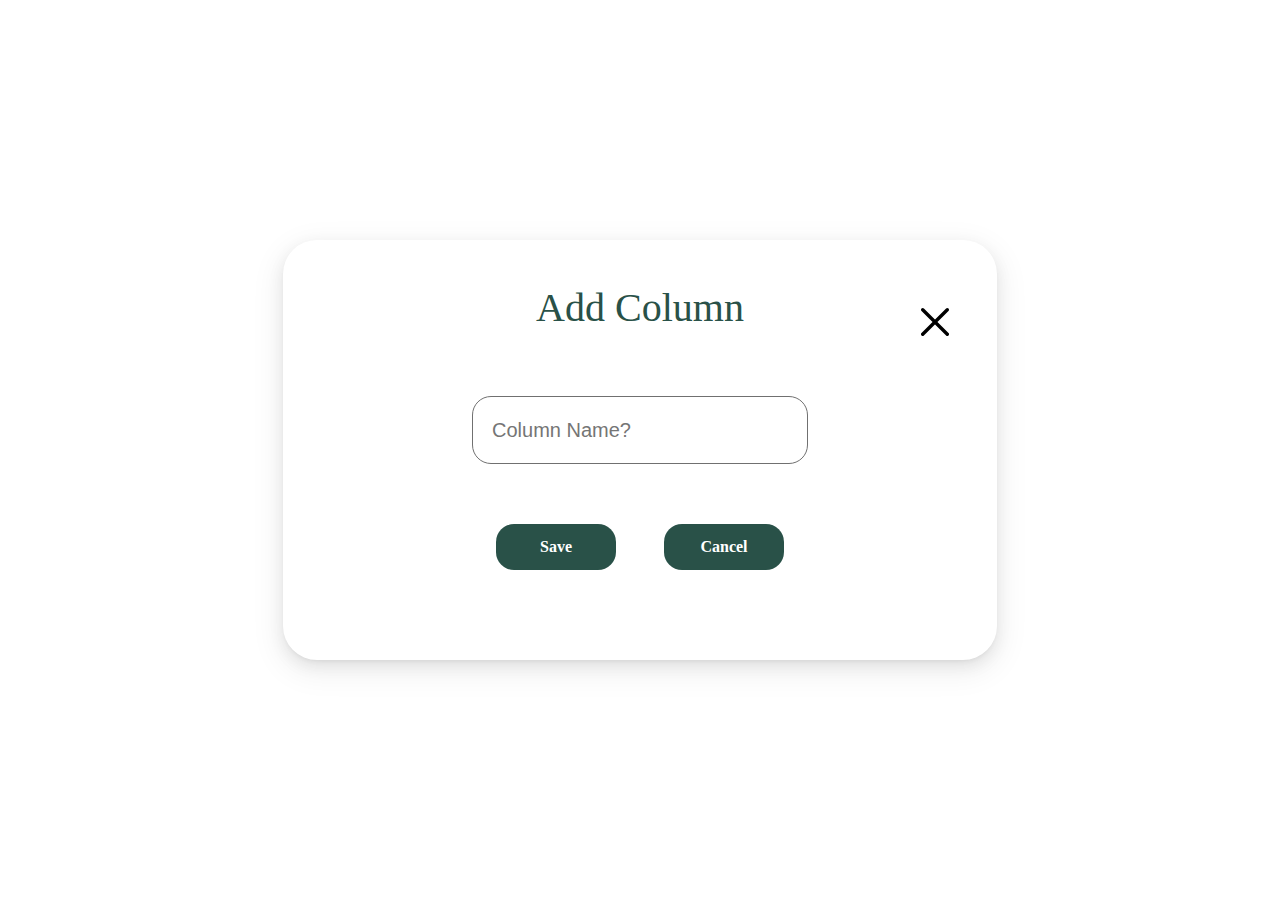
<file: windows/column/index.html>
<!DOCTYPE html>
<html lang="en">

<head>
  <meta charset="UTF-8">
  <meta http-equiv="X-UA-Compatible" content="IE=edge">
  <meta name="viewport" content="width=device-width, initial-scale=1.0">
  <title>Columns</title>
  <link rel="stylesheet" href="./index.css">
  <script src="../../common.js"></script>
  <script src="./index.js"></script>
</head>

<body>
  <div class="column">
    <div class="column-header">
      <div id="title" class="column-header-name">Add Column</div>
      <img class="column-header-icon" onclick="handleCancel({ type: 'column' })" src="../../assets/cancel.svg" alt="">
    </div>
    <input id="columnName" class="column-input" placeholder="Column Name?" type="text">
    <div class="column-footer">
      <div class="column-footer-btn" onclick="handleSave()">Save</div>
      <div class="column-footer-btn" onclick="handleCancel({type:'column'})">Cancel</div>
      <div id="delete" class="column-footer-btn" style="display: none;" onclick="handleDelete()">Delete</div>
    </div>
  </div>
</body>

</html>
</file>
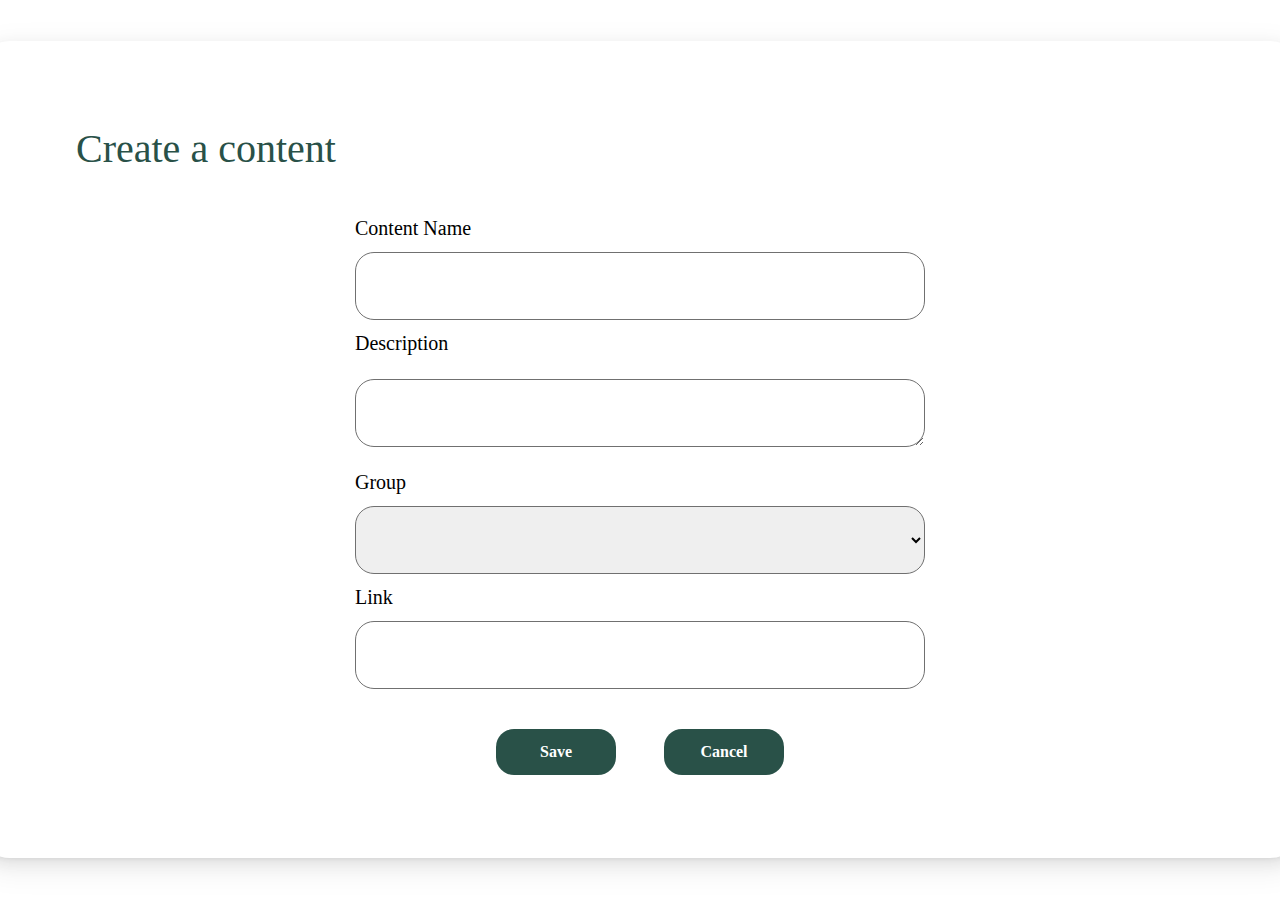
<file: windows/content/index.html>
<!DOCTYPE html>
<html lang="en">

<head>
  <meta charset="UTF-8">
  <meta http-equiv="X-UA-Compatible" content="IE=edge">
  <meta name="viewport" content="width=device-width, initial-scale=1.0">
  <title>Content</title>
  <link rel="stylesheet" href="./index.css">
  <script src="../../common.js"></script>
  <script src="./index.js"></script>
</head>

<body>
  <div class="content">
    <div id="title" class="content-header">
      Create a content
    </div>
    <div class="content-form">
      <div class="content-form-item">
        <div class="content-form-item-name">
          Content Name
        </div>
        <input id="contentName" class="content-form-item-input" type="text">
      </div>
      <div class="content-form-item">
        <div class="content-form-item-name">
          Description
        </div>
        <textarea id="description" class="content-form-item-textarea" type="text"></textarea>
      </div>
      <div class="content-form-item">
        <div class="content-form-item-name">
          Group
        </div>
        <select id="groupName" class="content-form-item-input">
        </select>
      </div>
      <div class="content-form-item">
        <div class="content-form-item-name">
          Link
        </div>
        <input id="link" class="content-form-item-input" type="text">
      </div>
    </div>
    <div class="content-footer">
      <div class="content-footer-btn" onclick="handleSave()">Save</div>
      <div class="content-footer-btn" onclick="handleCancel({type:'content'})">Cancel</div>
      <div id="delete" class="content-footer-btn" style="display: none;" onclick="handleDelete()">Delete</div>
    </div>
  </div>
</body>

</html>
</file>
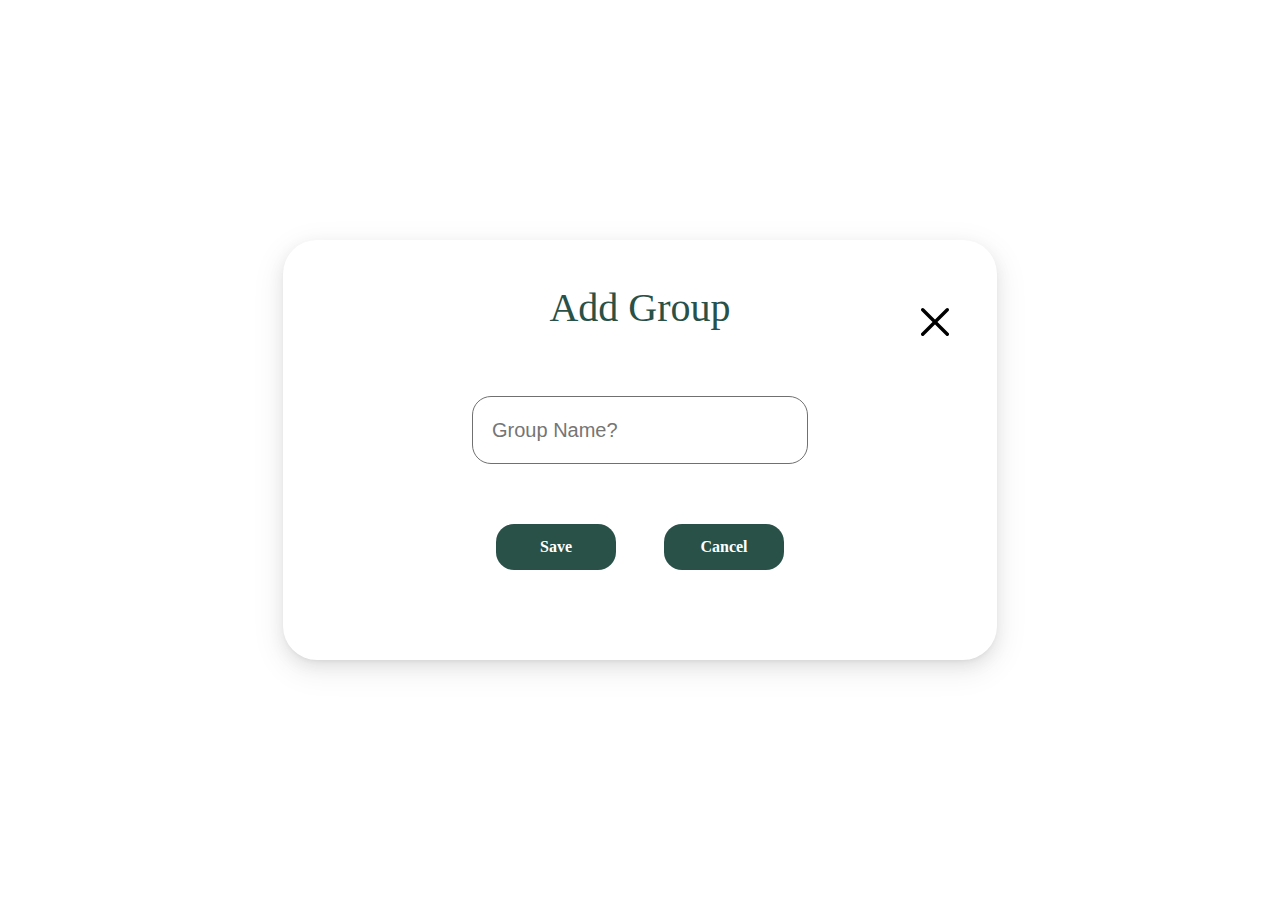
<file: windows/group/index.html>
<!DOCTYPE html>
<html lang="en">

<head>
  <meta charset="UTF-8">
  <meta http-equiv="X-UA-Compatible" content="IE=edge">
  <meta name="viewport" content="width=device-width, initial-scale=1.0">
  <title>Group</title>
  <link rel="stylesheet" href="./index.css">
  <script src="../../common.js"></script>
  <script src="./index.js"></script>
</head>

<body>
  <div class="group">
    <div class="group-header">
      <div id="title" class="group-header-name">Add Group</div>
      <img class="group-header-icon" onclick="handleCancel({type:'group'})" src="../../assets/cancel.svg" alt="">
    </div>
    <input id="groupName" class="group-input" placeholder="Group Name?" type="text">
    <div class="group-footer">
      <div class="group-footer-btn" onclick="handleSave()">Save</div>
      <div class="group-footer-btn" onclick="handleCancel({type:'group'})">Cancel</div>
      <div id="delete" class="group-footer-btn" style="display: none;" onclick="handleDelete()">Delete</div>
    </div>
  </div>
</body>

</html>
</file>
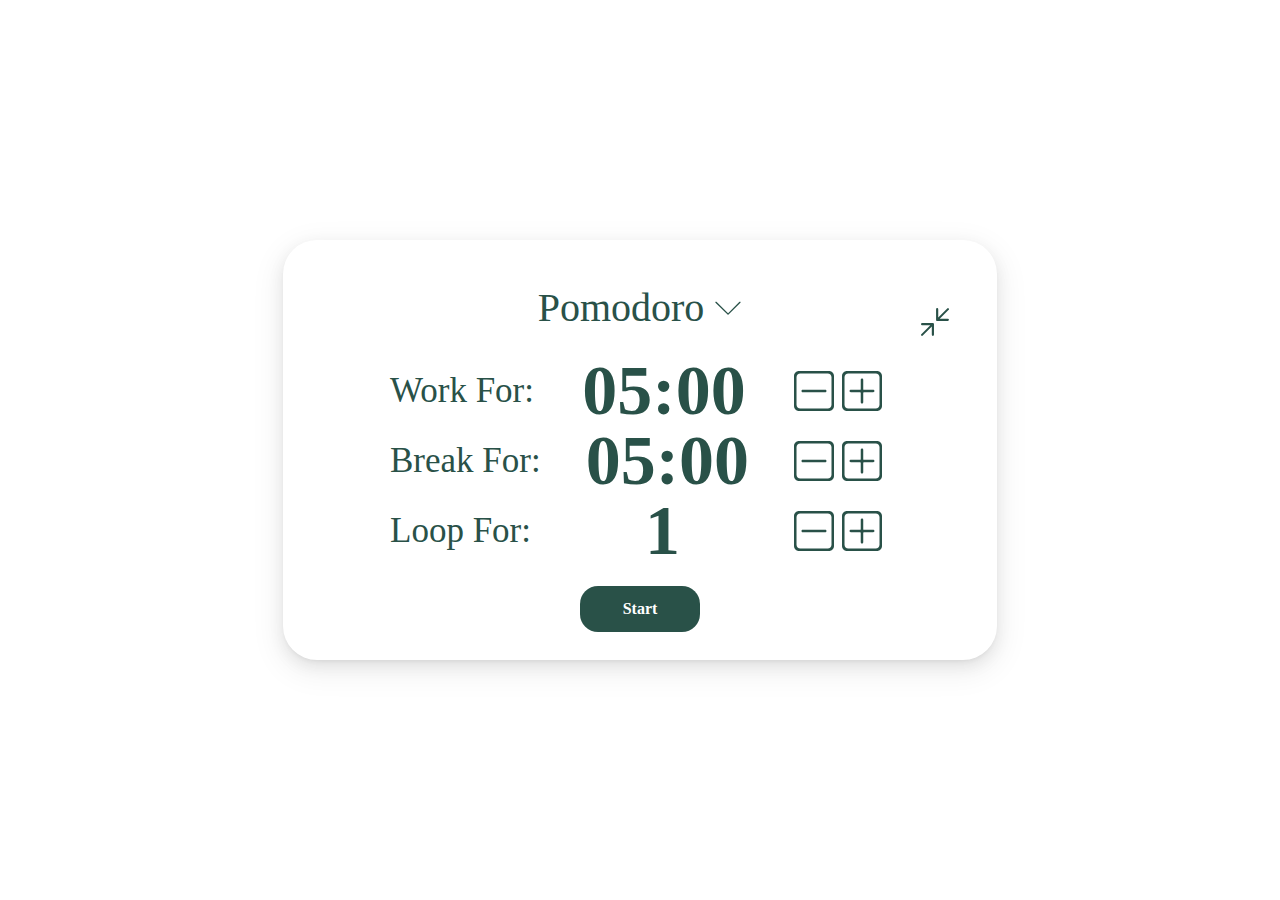
<file: windows/pomodoro/index.html>
<!DOCTYPE html>
<html lang="en">

<head>
  <meta charset="UTF-8">
  <meta http-equiv="X-UA-Compatible" content="IE=edge">
  <meta name="viewport" content="width=device-width, initial-scale=1.0">
  <title>Pomodoro</title>
  <link rel="stylesheet" href="./index.css">
  <script src="../../common.js"></script>
  <script src="./index.js"></script>
</head>

<body>
  <div class="pomodoro">
    <div class="pomodoro-header">
      <div class="pomodoro-header-name">
        Pomodoro
        <img id="back" class="pomodoro-header-name-icon" onclick="handleOpenTime()" src="../../assets/down_green.svg"
          alt="">
      </div>
      <img class="pomodoro-header-icon" onclick="handleCancel({type:'pomodoro'})" src="../../assets/hide.svg" alt="">
    </div>
    <div id="pomodoro" style="display: none;" class="pomodoro-body">00:00</div>
    <div id="set" class="pomodoro-set">
      <div class="pomodoro-set-item">
        <div class="pomodoro-set-item-name">Work For:</div>
        <div id="work" class="pomodoro-set-item-num">05:00</div>
        <img class="pomodoro-set-item-icon" onclick="handleMinusWork()" src="../../assets/minus.svg" alt="">
        <img class="pomodoro-set-item-icon" onclick="handlePlusWork()" src="../../assets/plus.svg" alt="">
      </div>
      <div class="pomodoro-set-item">
        <div class="pomodoro-set-item-name">Break For:</div>
        <div id="break" class="pomodoro-set-item-num">05:00</div>
        <img class="pomodoro-set-item-icon" onclick="handleMinusBreak()" src="../../assets/minus.svg" alt="">
        <img class="pomodoro-set-item-icon" onclick="handlePlusBreak()" src="../../assets/plus.svg" alt="">
      </div>
      <div class="pomodoro-set-item">
        <div class="pomodoro-set-item-name">Loop For:</div>
        <div id="loop" class="pomodoro-set-item-num">1</div>
        <img class="pomodoro-set-item-icon" onclick="handleMinusLoop()" src="../../assets/minus.svg" alt="">
        <img class="pomodoro-set-item-icon" onclick="handlePlusLoop()" src="../../assets/plus.svg" alt="">
      </div>
    </div>
    <div class="pomodoro-footer">
      <div id="start" class="pomodoro-footer-btn" onclick="handleStart()">Start</div>
      <div id="end" style="display: none;" class="pomodoro-footer-btn" onclick="handleEnd()">End</div>
    </div>
  </div>
</body>

</html>
</file>
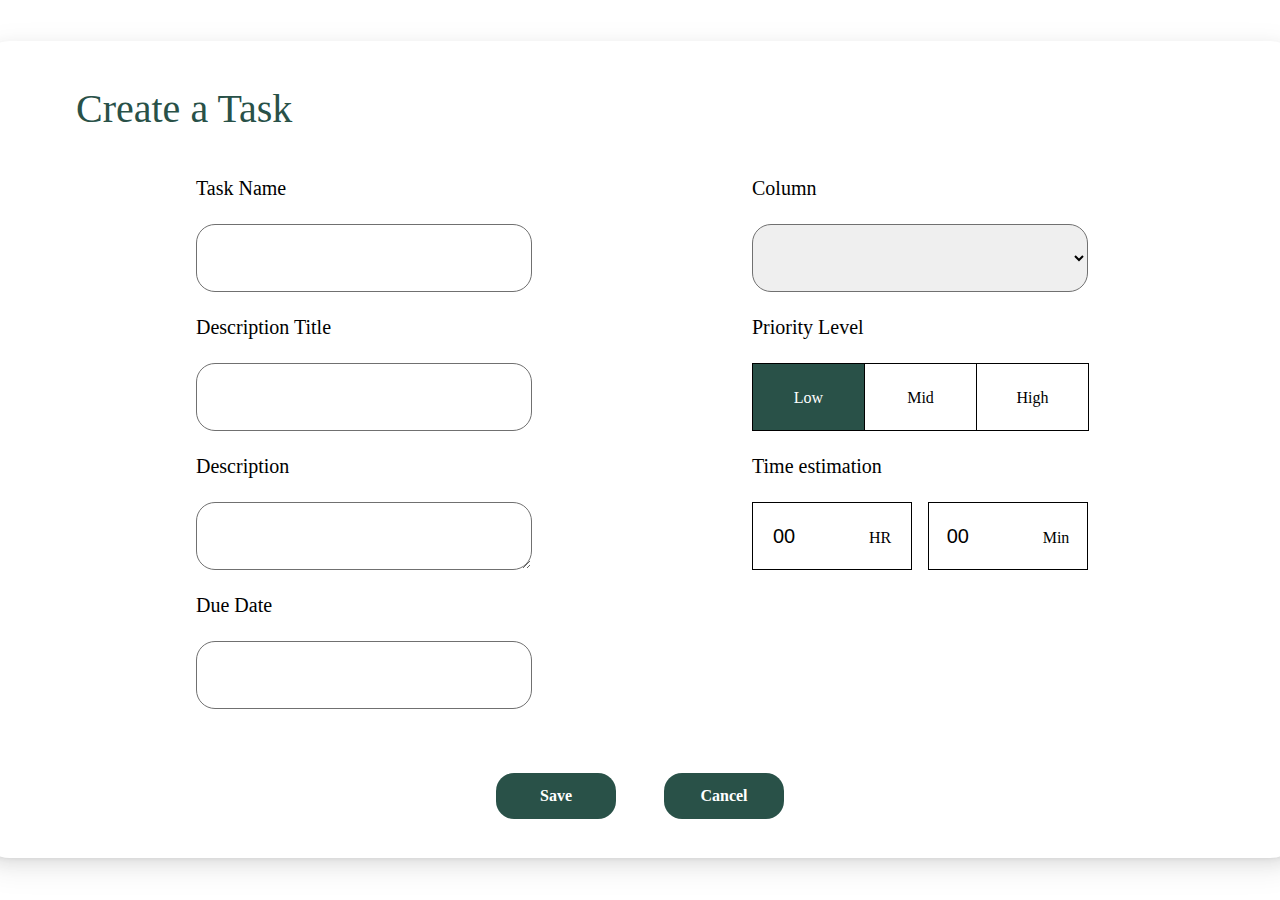
<file: windows/task/index.html>
<!DOCTYPE html>
<html lang="en">

<head>
  <meta charset="UTF-8">
  <meta http-equiv="X-UA-Compatible" content="IE=edge">
  <meta name="viewport" content="width=device-width, initial-scale=1.0">
  <title>Task</title>
  <link rel="stylesheet" href="./index.css">
  <script src="../../common.js"></script>
  <script src="./index.js"></script>
</head>

<body>
  <div class="task">
    <div id="title" class="task-header">
      Create a Task
    </div>
    <div class="task-form">
      <div class="task-form-item">
        <div class="task-form-item-name">
          Task Name
        </div>
        <input id="taskName" class="task-form-item-input" type="text">
      </div>
      <div class="task-form-item">
        <div class="task-form-item-name">
          Column
        </div>
        <select id="columnName" class="task-form-item-input">
        </select>
      </div>
      <div class="task-form-item">
        <div class="task-form-item-name">
          Description Title
        </div>
        <input id="descriptionTitle" class="task-form-item-input" type="text">
      </div>
      <div class="task-form-item">
        <div class="task-form-item-name">
          Priority Level
        </div>
        <div class="task-form-item-level">
          <div onclick="handleLevel(this, 'Low')" class="task-form-item-level-item task-form-item-level-item-active">Low
          </div>
          <div onclick="handleLevel(this, 'Mid')" class="task-form-item-level-item">Mid</div>
          <div onclick="handleLevel(this, 'High')" class="task-form-item-level-item">High</div>
        </div>
      </div>
      <div class="task-form-item">
        <div class="task-form-item-name">
          Description
        </div>
        <textarea id="description" class="task-form-item-textarea" type="text"></textarea>
      </div>
      <div class="task-form-item">
        <div class="task-form-item-name">
          Time estimation
        </div>
        <div class="task-form-item-time">
          <div class="task-form-item-time-item">
            <input id="hr" class="task-form-item-time-item-input" value="00" type="text" />HR
          </div>
          <div class="task-form-item-time-item">
            <input id="min" class="task-form-item-time-item-input" value="00" type="text" />Min
          </div>
        </div>
      </div>
      <div class="task-form-item">
        <div class="task-form-item-name">
          Due Date
        </div>
        <input id="date" class="task-form-item-input" type="text">
      </div>
    </div>
    <div class="task-footer">
      <div class="task-footer-btn" onclick="handleSave()">Save</div>
      <div class="task-footer-btn" onclick="handleCancel({type:'task'})">Cancel</div>
      <div id="delete" class="task-footer-btn" style="display: none;" onclick="handleDelete()">Delete</div>
    </div>
  </div>
</body>

</html>
</file>
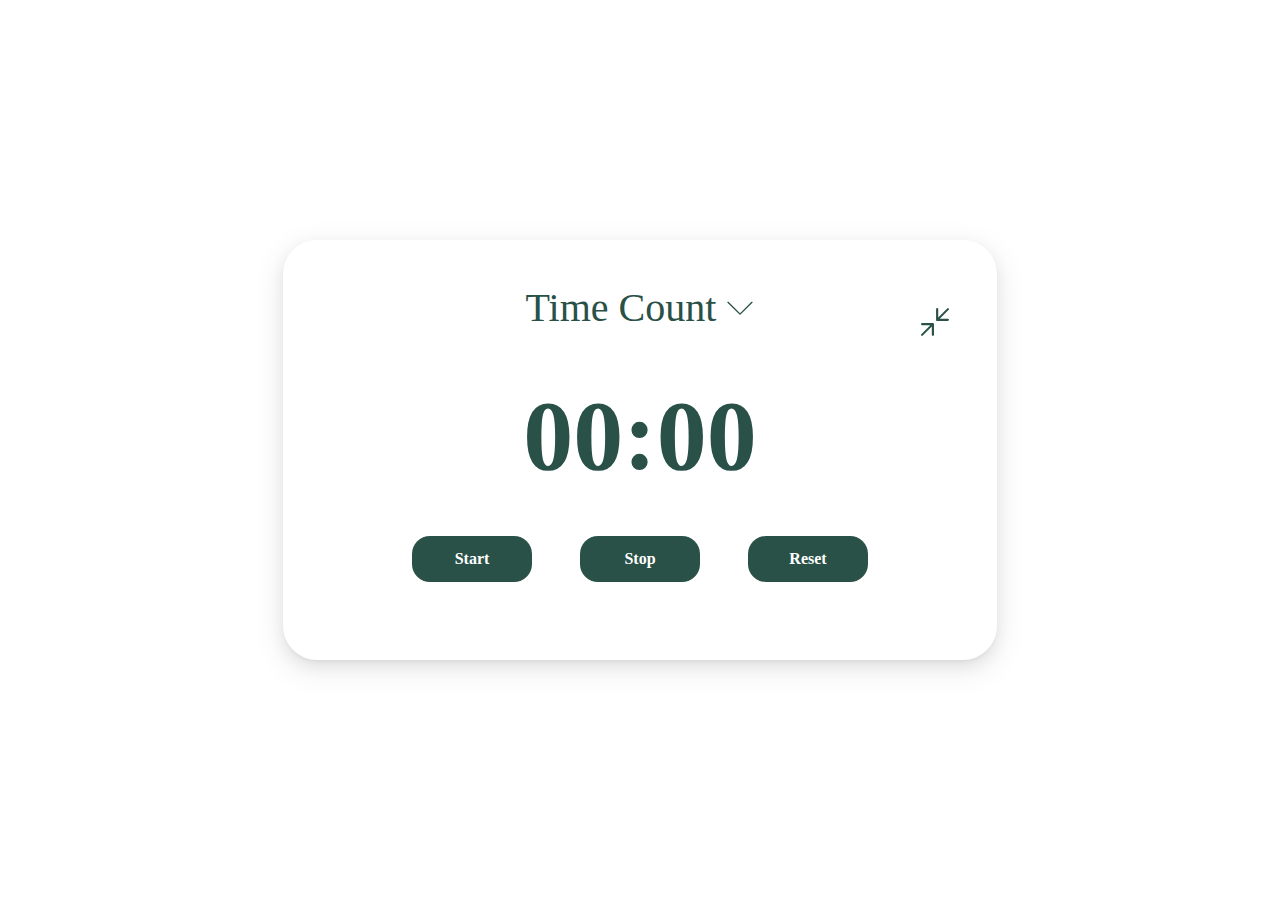
<file: windows/time/index.html>
<!DOCTYPE html>
<html lang="en">

<head>
  <meta charset="UTF-8">
  <meta http-equiv="X-UA-Compatible" content="IE=edge">
  <meta name="viewport" content="width=device-width, initial-scale=1.0">
  <title>Time</title>
  <link rel="stylesheet" href="./index.css">
  <script src="../../common.js"></script>
  <script src="./index.js"></script>
</head>

<body>
  <div class="time">
    <div class="time-header">
      <div class="time-header-name">
        Time Count
        <img class="time-header-name-icon" onclick="handleOpenPomodoro()" src="../../assets/down_green.svg" alt="">
      </div>
      <img class="time-header-icon" onclick="handleCancel({type:'time'})" src="../../assets/hide.svg" alt="">
    </div>
    <div id="time" class="time-body">00:00</div>
    <div class="time-footer">
      <div class="time-footer-btn" onclick="handleStart()">Start</div>
      <div class="time-footer-btn" onclick="handleStop()">Stop</div>
      <div class="time-footer-btn" onclick="handleReset()">Reset</div>
    </div>
  </div>
</body>

</html>
</file>
<file: windows/column/index.css>
* {
  margin: 0;
  padding: 0;
  box-sizing: border-box;
}
html,
body {
  font-family: "Comic Sans MS";
  width: 100%;
  height: 100%;
}
.column {
  width: 714px;
  height: 420px;
  position: absolute;
  top: 50%;
  left: 50%;
  margin-left: -357px;
  margin-top: -210px;
  background-color: #fff;
  border-radius: 34px;
  box-shadow: 0 3px 6px -4px #0000001f, 0 6px 16px #00000014,
    0 9px 28px 8px #0000000d;
}
.column-header {
  height: 56px;
  margin-top: 40px;
  text-align: center;
  line-height: 56px;
  position: relative;
}
.column-header-name {
  font-size: 40px;
  color: #295148;
}
.column-header-icon {
  position: absolute;
  width: 28px;
  right: 48px;
  top: 28px;
  cursor: pointer;
}
.column-input {
  height: 68px;
  width: 336px;
  display: block;
  margin: 60px auto;
  line-height: 68px;
  border: 1px solid #707070;
  border-radius: 19px;
  padding-left: 19px;
  font-size: 20px;
}
.column-footer {
  height: 46px;
  width: 100%;
  display: flex;
  justify-content: center;
}
.column-footer-btn {
  height: 46px;
  width: 120px;
  background: #295148;
  color: #fff;
  text-align: center;
  border-radius: 18px;
  line-height: 46px;
  font-weight: bold;
  margin: 0 24px;
  cursor: pointer;
}
</file>
<file: windows/content/index.css>
* {
  margin: 0;
  padding: 0;
  box-sizing: border-box;
}
html,
body {
  font-family: "Comic Sans MS";
  width: 100%;
  height: 100%;
}
.content {
  width: 1328px;
  height: 817px;
  position: absolute;
  top: 50%;
  left: 50%;
  margin-left: -664px;
  margin-top: -409px;
  background-color: #fff;
  border-radius: 34px;
  box-shadow: 0 3px 6px -4px #0000001f, 0 6px 16px #00000014,
    0 9px 28px 8px #0000000d;
}
.content-header {
  height: 56px;
  margin-top: 80px;
  line-height: 56px;
  font-size: 40px;
  color: #295148;
  padding-left: 100px;
}
.content-form {
  margin-top: 40px;
}
.content-form-item {
  width: 570px;
  margin: 0 auto;
}
.content-form-item-name {
  font-size: 20px;
}
.content-form-item-input {
  height: 68px;
  width: 570px;
  display: block;
  margin: 12px auto;
  line-height: 68px;
  border: 1px solid #707070;
  border-radius: 19px;
  padding-left: 19px;
  font-size: 20px;
}
.content-form-item-textarea {
  height: 68px;
  width: 570px;
  display: block;
  margin: 24px auto;
  line-height: 34px;
  border: 1px solid #707070;
  border-radius: 19px;
  padding-left: 19px;
  font-size: 20px;
}
.content-footer {
  height: 46px;
  width: 100%;
  display: flex;
  justify-content: center;
  margin-top: 40px;
}
.content-footer-btn {
  height: 46px;
  width: 120px;
  background: #295148;
  color: #fff;
  text-align: center;
  border-radius: 18px;
  line-height: 46px;
  font-weight: bold;
  margin: 0 24px;
  cursor: pointer;
}
</file>
<file: windows/group/index.css>
* {
  margin: 0;
  padding: 0;
  box-sizing: border-box;
}
html,
body {
  font-family: "Comic Sans MS";
  width: 100%;
  height: 100%;
}
.group {
  width: 714px;
  height: 420px;
  position: absolute;
  top: 50%;
  left: 50%;
  margin-left: -357px;
  margin-top: -210px;
  background-color: #fff;
  border-radius: 34px;
  box-shadow: 0 3px 6px -4px #0000001f, 0 6px 16px #00000014,
    0 9px 28px 8px #0000000d;
}
.group-header {
  height: 56px;
  margin-top: 40px;
  text-align: center;
  line-height: 56px;
  position: relative;
}
.group-header-name {
  font-size: 40px;
  color: #295148;
}
.group-header-icon {
  position: absolute;
  width: 28px;
  right: 48px;
  top: 28px;
  cursor: pointer;
}
.group-input {
  height: 68px;
  width: 336px;
  display: block;
  margin: 60px auto;
  line-height: 68px;
  border: 1px solid #707070;
  border-radius: 19px;
  padding-left: 19px;
  font-size: 20px;
}
.group-footer {
  height: 46px;
  width: 100%;
  display: flex;
  justify-content: center;
}
.group-footer-btn {
  height: 46px;
  width: 120px;
  background: #295148;
  color: #fff;
  text-align: center;
  border-radius: 18px;
  line-height: 46px;
  font-weight: bold;
  margin: 0 24px;
  cursor: pointer;
}
</file>
<file: windows/pomodoro/index.css>
* {
  margin: 0;
  padding: 0;
  box-sizing: border-box;
}
html,
body {
  font-family: "Comic Sans MS";
  width: 100%;
  height: 100%;
}
.pomodoro {
  width: 714px;
  height: 420px;
  position: absolute;
  top: 50%;
  left: 50%;
  margin-left: -357px;
  margin-top: -210px;
  background-color: #fff;
  border-radius: 34px;
  box-shadow: 0 3px 6px -4px #0000001f, 0 6px 16px #00000014,
    0 9px 28px 8px #0000000d;
}
.pomodoro-header {
  height: 56px;
  margin-top: 40px;
  text-align: center;
  line-height: 56px;
  position: relative;
}
.pomodoro-header-name {
  font-size: 40px;
  color: #295148;
}
.pomodoro-header-name-icon {
  width: 28px;
  cursor: pointer;
}
.pomodoro-header-icon {
  position: absolute;
  width: 28px;
  right: 48px;
  top: 28px;
  cursor: pointer;
}
.pomodoro-body {
  height: 68px;
  width: 336px;
  margin: 60px auto;
  line-height: 68px;
  text-align: center;
  font-size: 40px;
  color: #295148;
  font-weight: bold;
}
.pomodoro-set {
  width: 500px;
  margin: 20px auto;
  line-height: 70px;
  color: #295148;
}
.pomodoro-set-item {
  display: flex;
}
.pomodoro-set-item-name {
  font-size: 35px;
}
.pomodoro-set-item-num {
  flex: 1;
  text-align: center;
  font-weight: bold;
  font-size: 70px;
}
.pomodoro-set-item-icon {
  margin-right: 8px;
  width: 40px;
  cursor: pointer;
}
.pomodoro-footer {
  height: 46px;
  width: 100%;
  display: flex;
  justify-content: center;
}
.pomodoro-footer-btn {
  height: 46px;
  width: 120px;
  background: #295148;
  color: #fff;
  text-align: center;
  border-radius: 18px;
  line-height: 46px;
  font-weight: bold;
  margin: 0 24px;
  cursor: pointer;
}
</file>
<file: windows/task/index.css>
* {
  margin: 0;
  padding: 0;
  box-sizing: border-box;
}
html,
body {
  font-family: "Comic Sans MS";
  width: 100%;
  height: 100%;
}
.task {
  width: 1328px;
  height: 817px;
  position: absolute;
  top: 50%;
  left: 50%;
  margin-left: -664px;
  margin-top: -409px;
  background-color: #fff;
  border-radius: 34px;
  box-shadow: 0 3px 6px -4px #0000001f, 0 6px 16px #00000014,
    0 9px 28px 8px #0000000d;
}
.task-header {
  height: 56px;
  margin-top: 40px;
  line-height: 56px;
  font-size: 40px;
  color: #295148;
  padding-left: 100px;
}
.task-form {
  overflow: hidden;
  margin-top: 40px;
}
.task-form-item {
  float: left;
  margin-left: 220px;
}
.task-form-item-name {
  font-size: 20px;
}
.task-form-item-input {
  height: 68px;
  width: 336px;
  display: block;
  margin: 24px auto;
  line-height: 68px;
  border: 1px solid #707070;
  border-radius: 19px;
  padding-left: 19px;
  font-size: 20px;
}
.task-form-item-textarea {
  height: 68px;
  width: 336px;
  display: block;
  margin: 24px auto;
  line-height: 34px;
  border: 1px solid #707070;
  border-radius: 19px;
  padding-left: 19px;
  font-size: 20px;
}
.task-form-item-level {
  display: flex;
  margin: 24px auto;
  border-right: 1px solid #000;
}
.task-form-item-level-item {
  width: 112px;
  height: 68px;
  line-height: 68px;
  text-align: center;
  border: 1px solid #000;
  border-right: 0;
}
.task-form-item-level-item-active {
  color: #fff;
  background: #295148;
}
.task-form-item-time {
  display: flex;
  margin: 24px auto;
}
.task-form-item-time-item {
  width: 160px;
  height: 68px;
  margin-right: 16px;
  line-height: 68px;
  text-align: center;
  border: 1px solid #000;
}
.task-form-item-time-item-input {
  width: 80px;
  height: 65px;
  margin-right: 16px;
  line-height: 66px;
  border: 0;
  font-size: 20px;
  outline: none;
}
.task-footer {
  height: 46px;
  width: 100%;
  display: flex;
  justify-content: center;
  margin-top: 40px;
}
.task-footer-btn {
  height: 46px;
  width: 120px;
  background: #295148;
  color: #fff;
  text-align: center;
  border-radius: 18px;
  line-height: 46px;
  font-weight: bold;
  margin: 0 24px;
  cursor: pointer;
}
</file>
<file: windows/time/index.css>
* {
  margin: 0;
  padding: 0;
  box-sizing: border-box;
}
html,
body {
  font-family: "Comic Sans MS";
  width: 100%;
  height: 100%;
}
.time {
  width: 714px;
  height: 420px;
  position: absolute;
  top: 50%;
  left: 50%;
  margin-left: -357px;
  margin-top: -210px;
  background-color: #fff;
  border-radius: 34px;
  box-shadow: 0 3px 6px -4px #0000001f, 0 6px 16px #00000014,
    0 9px 28px 8px #0000000d;
}
.time-header {
  height: 56px;
  margin-top: 40px;
  text-align: center;
  line-height: 56px;
  position: relative;
}
.time-header-name {
  font-size: 40px;
  color: #295148;
}
.time-header-name-icon {
  width: 28px;
  cursor: pointer;
}
.time-header-icon {
  position: absolute;
  width: 28px;
  right: 48px;
  top: 28px;
  cursor: pointer;
}
.time-body {
  height: 140px;
  width: 336px;
  margin: 30px auto;
  line-height: 140px;
  text-align: center;
  font-size: 100px;
  color: #295148;
  font-weight: bold;
}
.time-footer {
  height: 46px;
  width: 100%;
  display: flex;
  justify-content: center;
}
.time-footer-btn {
  height: 46px;
  width: 120px;
  background: #295148;
  color: #fff;
  text-align: center;
  border-radius: 18px;
  line-height: 46px;
  font-weight: bold;
  margin: 0 24px;
  cursor: pointer;
}
</file>
